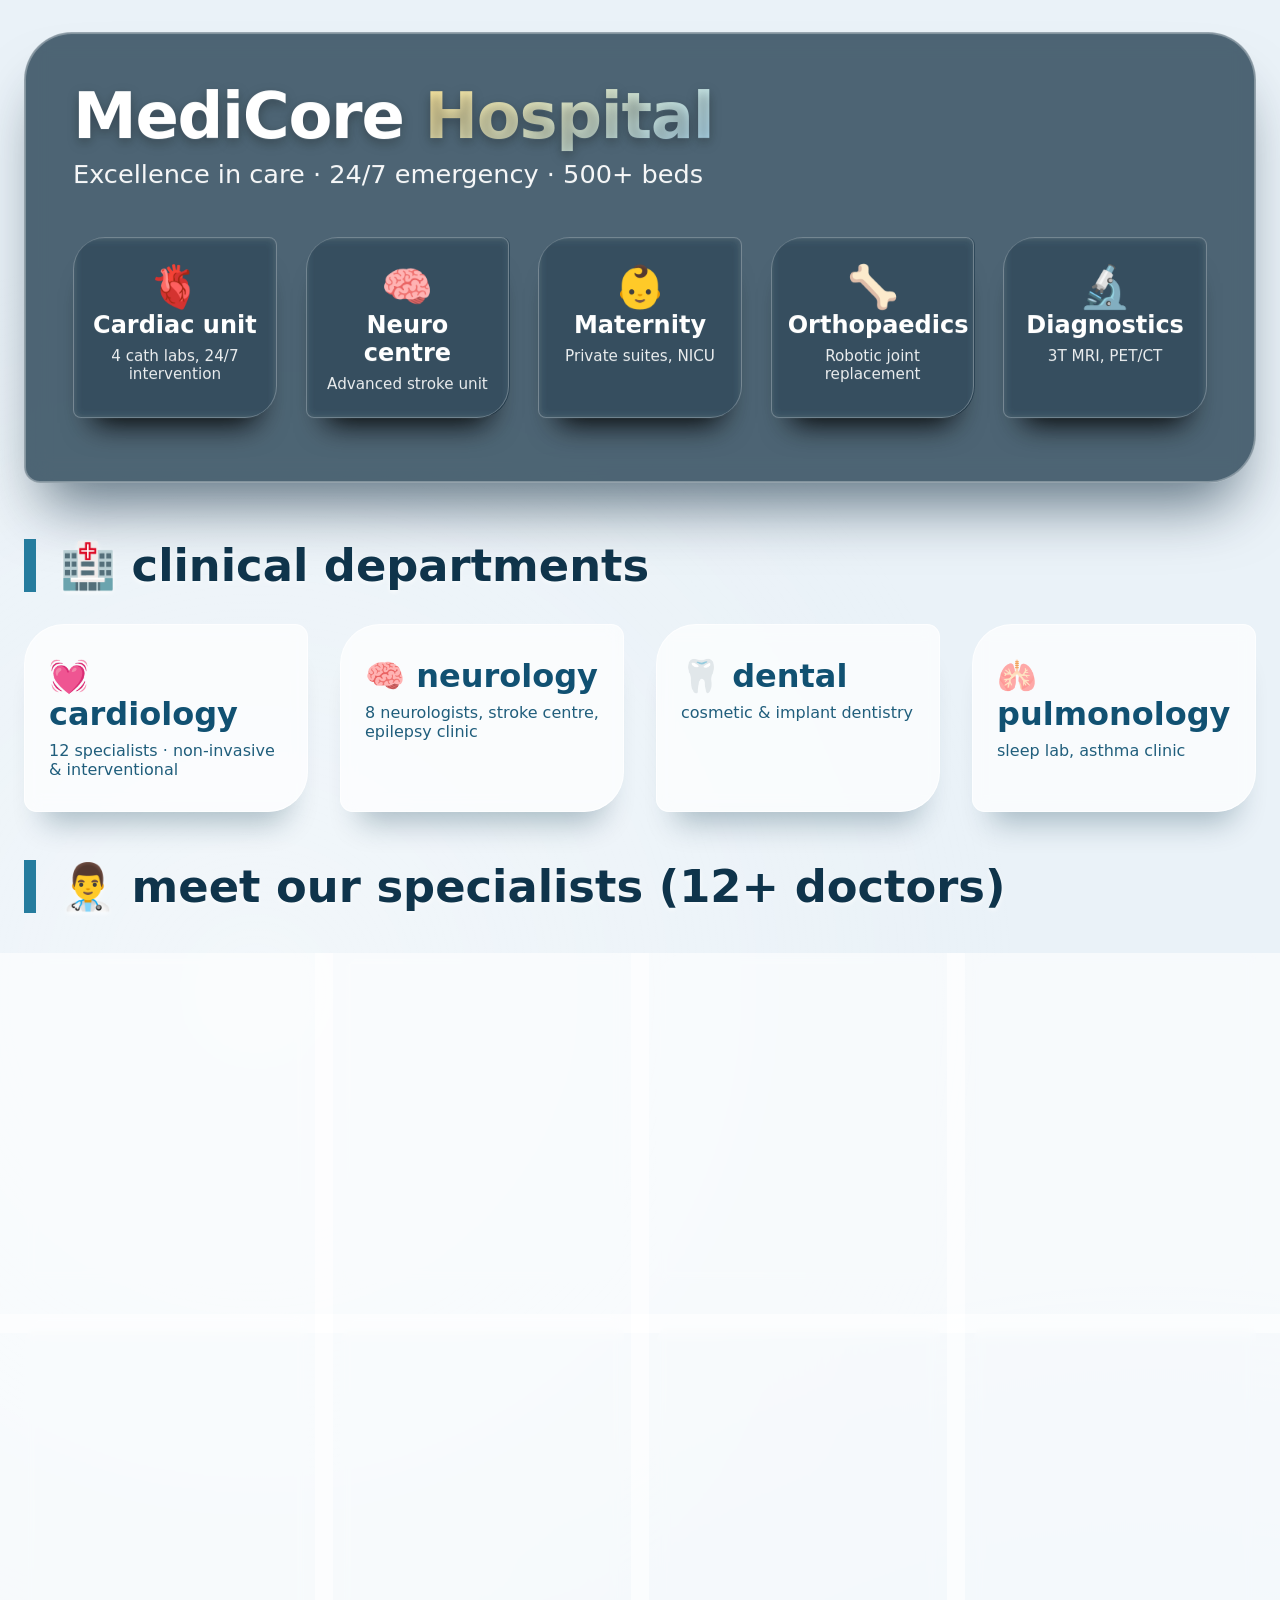
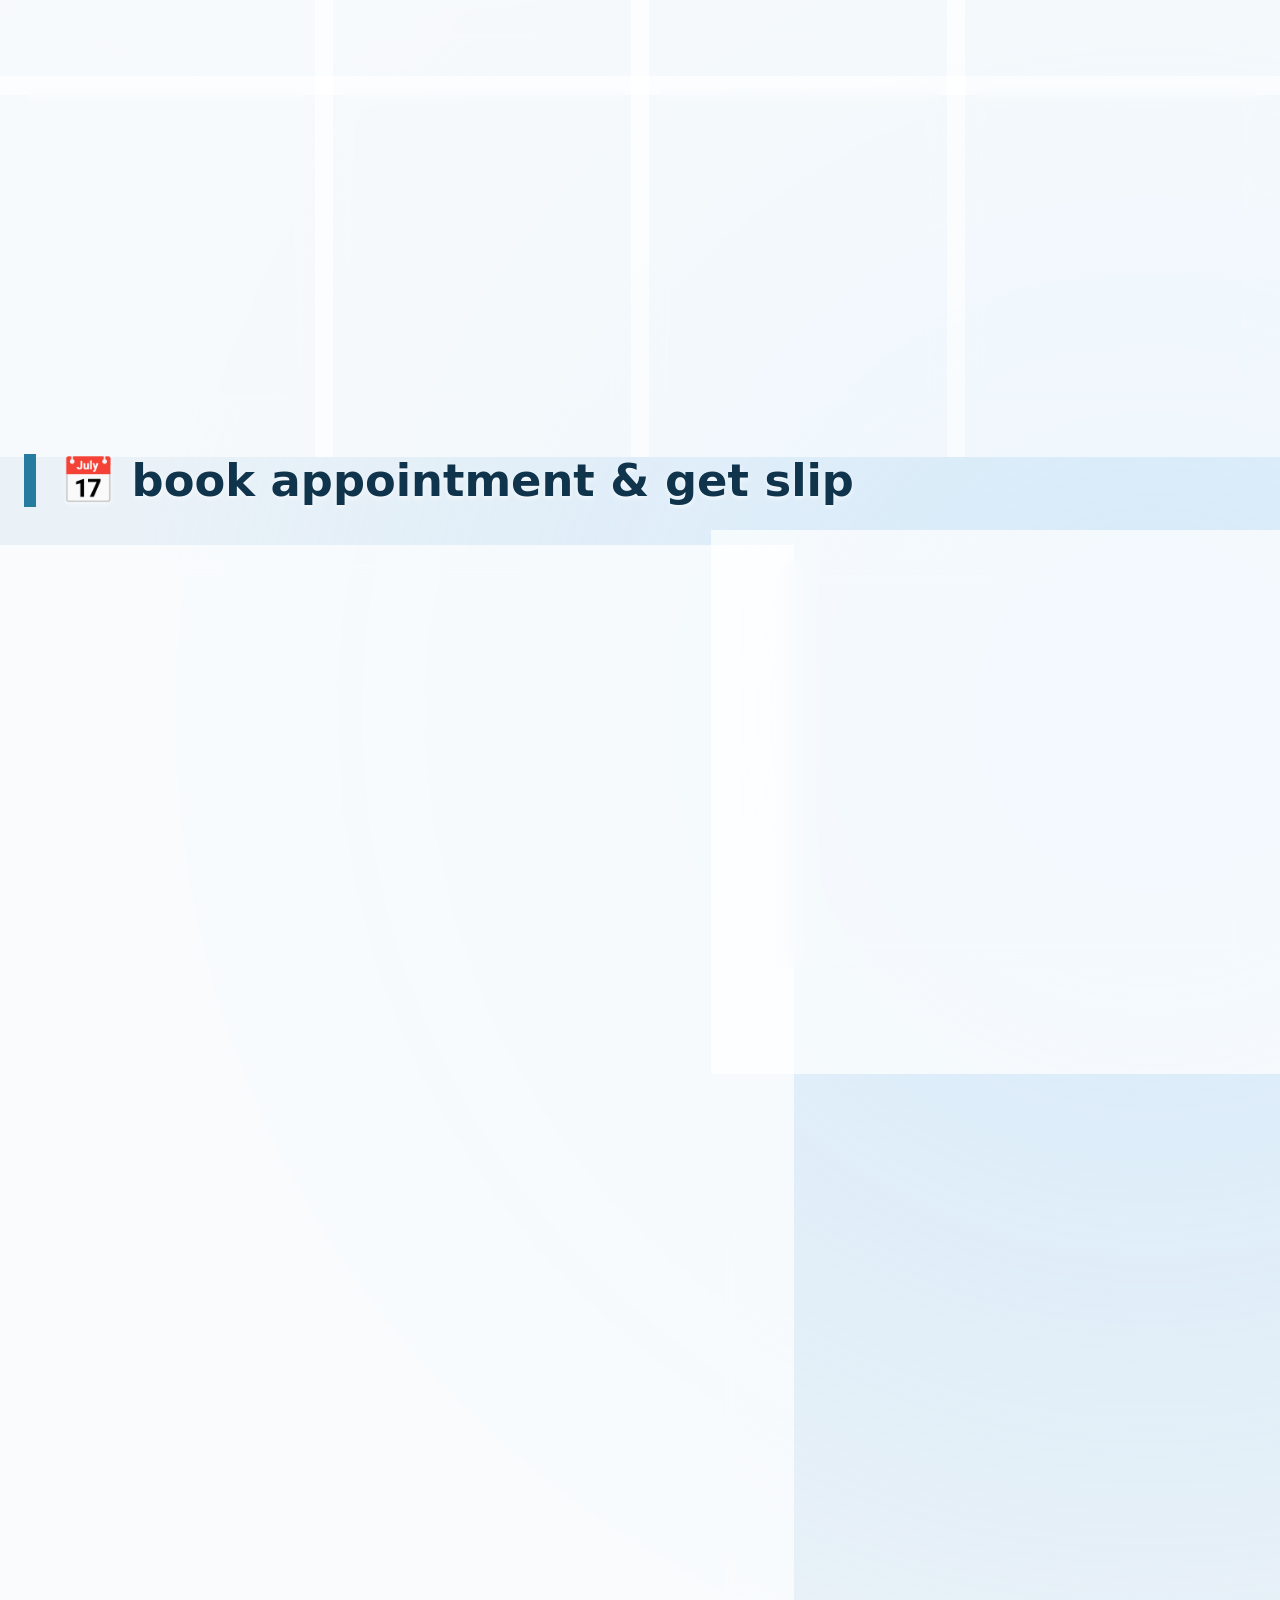
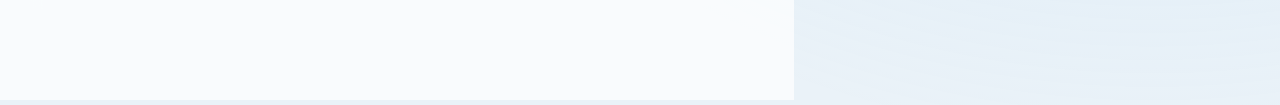
<file: index.html>
<!DOCTYPE html>
<html lang="en">
<head>
  <meta charset="UTF-8">
  <meta name="viewport" content="width=device-width, initial-scale=1.0">
  <title>MediCore Hospital • 3D doctors & appointment slip</title>

  <link rel="stylesheet" href="style.css">
</head>
<body>

<div class="bg-depth"></div>

<div class="hospital">

  <!-- BIG HOSPITAL FACILITY SECTION -->
  <div class="facility-hero">
    <div class="hero-title">
      MediCore <span>Hospital</span>
    </div>

    <div style="font-size:1.6rem; margin-top:0.5rem; opacity:0.95;">
      Excellence in care · 24/7 emergency · 500+ beds
    </div>

    <div class="facility-grid">

      <div class="facility-card">
        <span class="icon">🫀</span>
        <h3>Cardiac unit</h3>
        <p>4 cath labs, 24/7 intervention</p>
      </div>

      <div class="facility-card">
        <span class="icon">🧠</span>
        <h3>Neuro centre</h3>
        <p>Advanced stroke unit</p>
      </div>

      <div class="facility-card">
        <span class="icon">👶</span>
        <h3>Maternity</h3>
        <p>Private suites, NICU</p>
      </div>

      <div class="facility-card">
        <span class="icon">🦴</span>
        <h3>Orthopaedics</h3>
        <p>Robotic joint replacement</p>
      </div>

      <div class="facility-card">
        <span class="icon">🔬</span>
        <h3>Diagnostics</h3>
        <p>3T MRI, PET/CT</p>
      </div>

    </div>
  </div>

  <!-- DEPARTMENTS -->
  <div class="section-header">
    🏥 clinical departments
  </div>

  <div class="dept-grid">

    <div class="dept-card">
      <h3>💓 cardiology</h3>
      <p>12 specialists · non-invasive & interventional</p>
    </div>

    <div class="dept-card">
      <h3>🧠 neurology</h3>
      <p>8 neurologists, stroke centre, epilepsy clinic</p>
    </div>

    <div class="dept-card">
      <h3>🦷 dental</h3>
      <p>cosmetic & implant dentistry</p>
    </div>

    <div class="dept-card">
      <h3>🫁 pulmonology</h3>
      <p>sleep lab, asthma clinic</p>
    </div>

  </div>

  <!-- DOCTORS SECTION -->
  <div class="section-header">
    👨‍⚕️ meet our specialists (12+ doctors)
  </div>

  <div class="doctors-grid" id="doctorsGrid">
    <!-- Filled by JavaScript -->
  </div>

  <!-- BOOK APPOINTMENT -->
  <div class="section-header">
    📅 book appointment & get slip
  </div>

  <div class="booking-slip-wrapper">

    <!-- LEFT SIDE FORM -->
    <div class="booking-panel">

      <h2>📋 patient & slot details</h2>

      <div class="form-group">
        <label>Full name</label>
        <input
          type="text"
          id="patientName"
          placeholder="e.g. David Chen"
          value="David Chen">
      </div>

      <div class="form-group">
        <label>Email</label>
        <input
          type="email"
          id="patientEmail"
          placeholder="david@example.com"
          value="david.c@example.com">
      </div>

      <div class="form-group">
        <label>Select doctor</label>
        <select id="doctorSelect">
        </select>
      </div>

      <div class="form-group">
        <label>Preferred date</label>
        <input
          type="date"
          id="appDate"
          value="2026-03-23">
      </div>

      <div>
        <label style="margin-bottom:0.8rem;">
          ⏳ choose time slot (click)
        </label>
      </div>

      <div class="time-slots" id="timeSlotsContainer">
      </div>

      <div class="form-group">
        <label>Reason (optional)</label>
        <textarea
          id="reason"
          rows="2">routine follow-up</textarea>
      </div>

      <button
        class="btn-book"
        id="bookAppointmentBtn">
        ✨ confirm booking & generate slip
      </button>

      <div id="liveMessage" class="real-time-msg">
        ⚡ select time slot to enable booking
      </div>

    </div>

    <!-- RIGHT SIDE BOOKING SLIP -->
    <div class="slip-card" id="slipCard">

      <div class="slip-header">
        🧾 booking slip
      </div>

      <div class="slip-detail" id="slipContent">

        <p>
          <span class="label">Patient</span>
          <span id="slipName">David Chen</span>
        </p>

        <p>
          <span class="label">Doctor</span>
          <span id="slipDoctor">
            Dr. Elena Voss (Cardio)
          </span>
        </p>

        <p>
          <span class="label">Date</span>
          <span id="slipDate">2026-03-23</span>
        </p>

        <p>
          <span class="label">Time</span>
          <span id="slipTime">—</span>
        </p>

        <p>
          <span class="label">Reason</span>
          <span id="slipReason">
            routine follow-up
          </span>
        </p>

        <p>
          <span class="label">Booking ID</span>
          <span id="slipID">
            MC-5421-26
          </span>
        </p>

      </div>

      <div class="slip-footer">
        ✅ confirmed · e-mail sent
      </div>

    </div>

  </div>

</div>

<script src="script.js"></script>

</body>
</html>
</file>
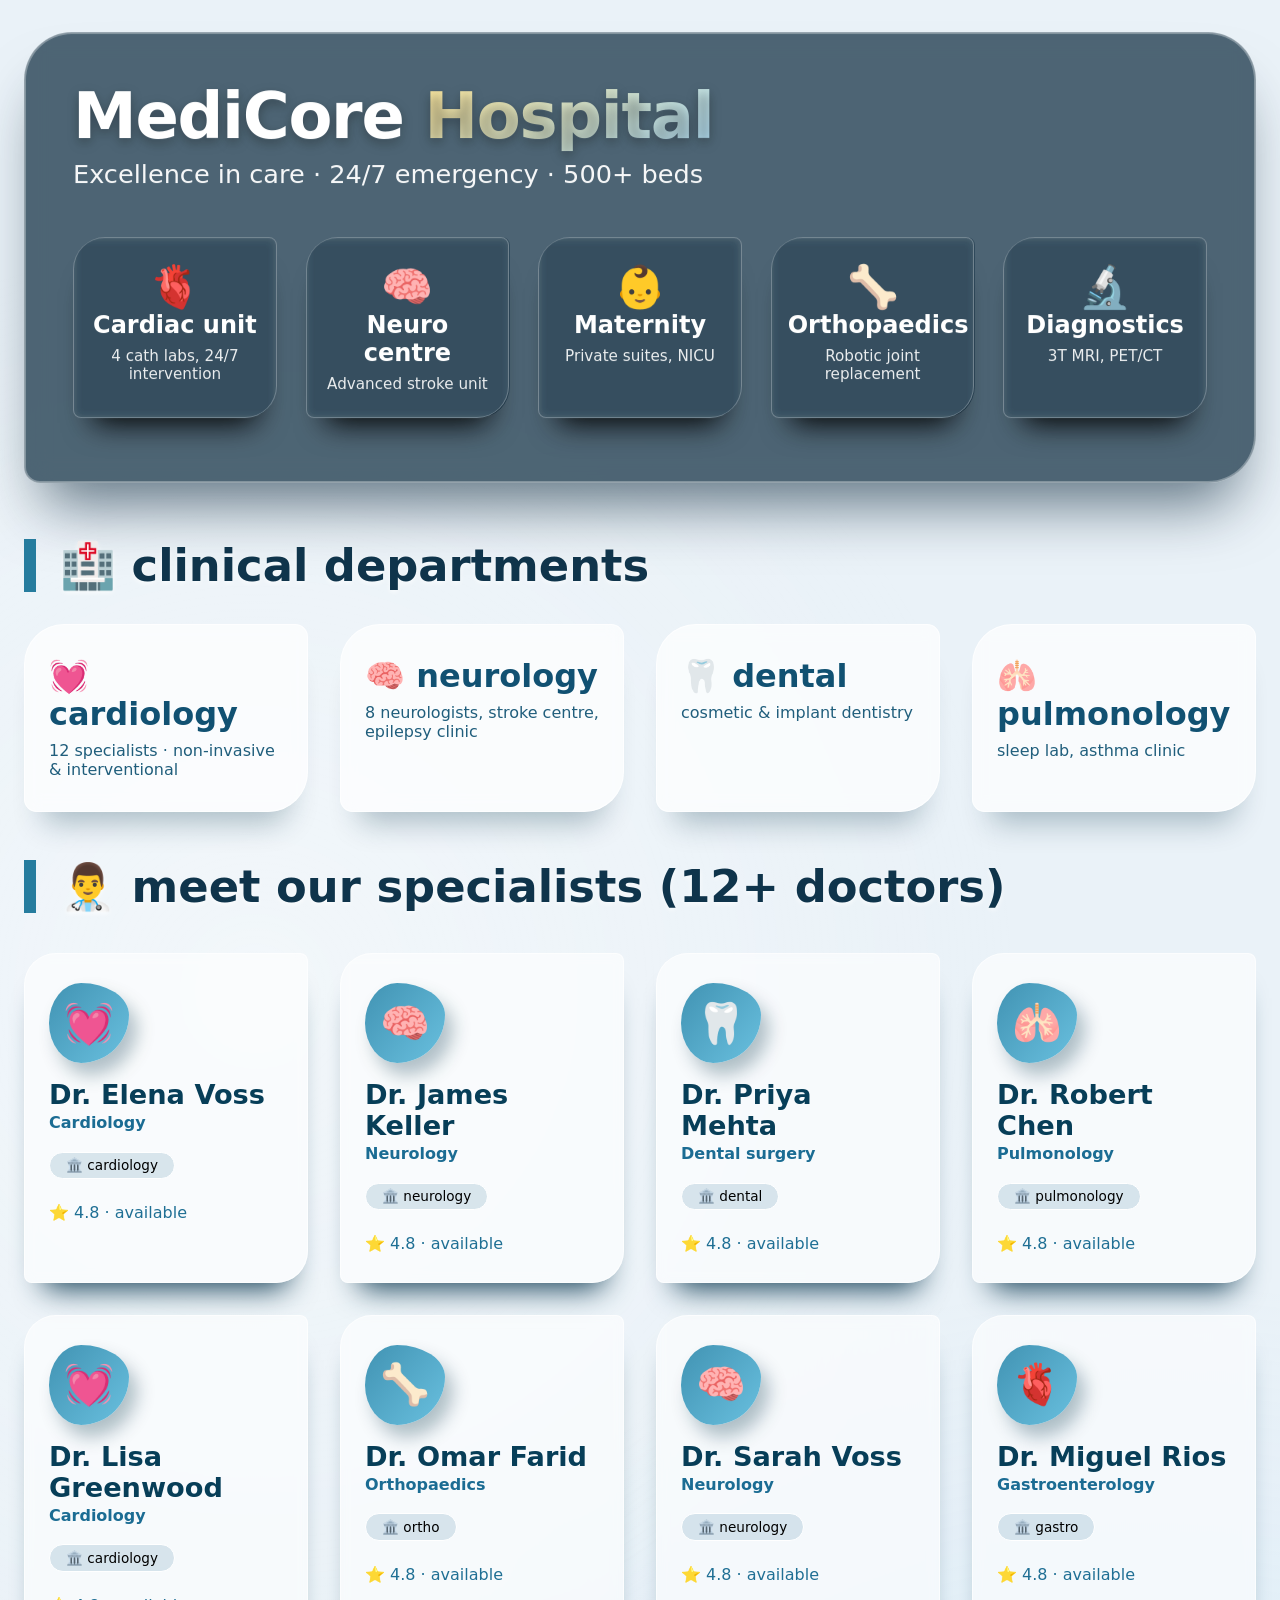
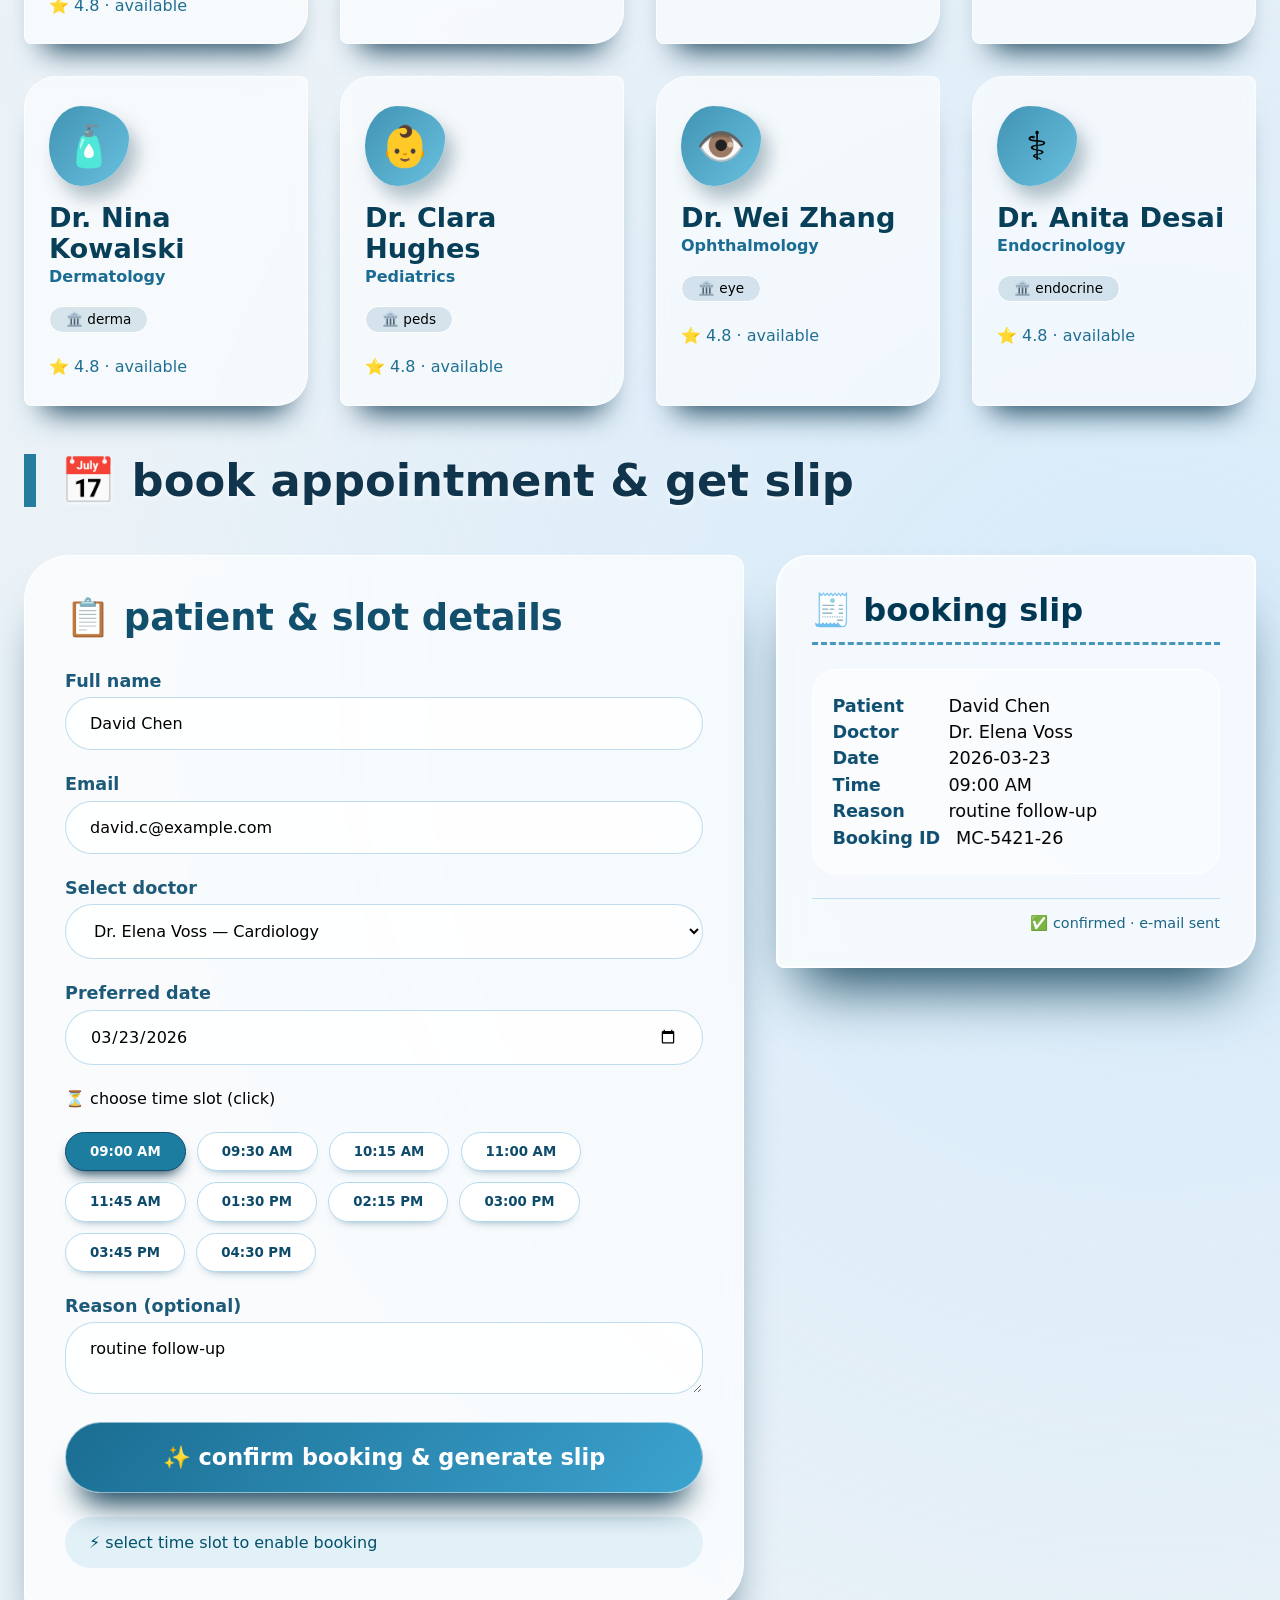
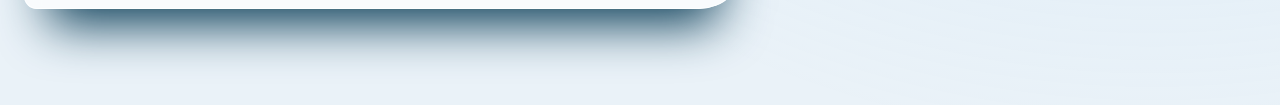
<file: DeepSeek.html>
<!DOCTYPE html>
<html lang="en">
<head>
  <meta charset="UTF-8">
  <meta name="viewport" content="width=device-width, initial-scale=1.0">
  <title>MediCore Hospital • 3D doctors & appointment slip</title>

  <link rel="stylesheet" href="style.css">
</head>
<body>

<div class="bg-depth"></div>

<div class="hospital">

  <!-- BIG HOSPITAL FACILITY SECTION -->
  <div class="facility-hero">
    <div class="hero-title">
      MediCore <span>Hospital</span>
    </div>

    <div style="font-size:1.6rem; margin-top:0.5rem; opacity:0.95;">
      Excellence in care · 24/7 emergency · 500+ beds
    </div>

    <div class="facility-grid">

      <div class="facility-card">
        <span class="icon">🫀</span>
        <h3>Cardiac unit</h3>
        <p>4 cath labs, 24/7 intervention</p>
      </div>

      <div class="facility-card">
        <span class="icon">🧠</span>
        <h3>Neuro centre</h3>
        <p>Advanced stroke unit</p>
      </div>

      <div class="facility-card">
        <span class="icon">👶</span>
        <h3>Maternity</h3>
        <p>Private suites, NICU</p>
      </div>

      <div class="facility-card">
        <span class="icon">🦴</span>
        <h3>Orthopaedics</h3>
        <p>Robotic joint replacement</p>
      </div>

      <div class="facility-card">
        <span class="icon">🔬</span>
        <h3>Diagnostics</h3>
        <p>3T MRI, PET/CT</p>
      </div>

    </div>
  </div>

  <!-- DEPARTMENTS -->
  <div class="section-header">
    🏥 clinical departments
  </div>

  <div class="dept-grid">

    <div class="dept-card">
      <h3>💓 cardiology</h3>
      <p>12 specialists · non-invasive & interventional</p>
    </div>

    <div class="dept-card">
      <h3>🧠 neurology</h3>
      <p>8 neurologists, stroke centre, epilepsy clinic</p>
    </div>

    <div class="dept-card">
      <h3>🦷 dental</h3>
      <p>cosmetic & implant dentistry</p>
    </div>

    <div class="dept-card">
      <h3>🫁 pulmonology</h3>
      <p>sleep lab, asthma clinic</p>
    </div>

  </div>

  <!-- DOCTORS SECTION -->
  <div class="section-header">
    👨‍⚕️ meet our specialists (12+ doctors)
  </div>

  <div class="doctors-grid" id="doctorsGrid">
    <!-- Filled by JavaScript -->
  </div>

  <!-- BOOK APPOINTMENT -->
  <div class="section-header">
    📅 book appointment & get slip
  </div>

  <div class="booking-slip-wrapper">

    <!-- LEFT SIDE FORM -->
    <div class="booking-panel">

      <h2>📋 patient & slot details</h2>

      <div class="form-group">
        <label>Full name</label>
        <input
          type="text"
          id="patientName"
          placeholder="e.g. David Chen"
          value="David Chen">
      </div>

      <div class="form-group">
        <label>Email</label>
        <input
          type="email"
          id="patientEmail"
          placeholder="david@example.com"
          value="david.c@example.com">
      </div>

      <div class="form-group">
        <label>Select doctor</label>
        <select id="doctorSelect">
        </select>
      </div>

      <div class="form-group">
        <label>Preferred date</label>
        <input
          type="date"
          id="appDate"
          value="2026-03-23">
      </div>

      <div>
        <label style="margin-bottom:0.8rem;">
          ⏳ choose time slot (click)
        </label>
      </div>

      <div class="time-slots" id="timeSlotsContainer">
      </div>

      <div class="form-group">
        <label>Reason (optional)</label>
        <textarea
          id="reason"
          rows="2">routine follow-up</textarea>
      </div>

      <button
        class="btn-book"
        id="bookAppointmentBtn">
        ✨ confirm booking & generate slip
      </button>

      <div id="liveMessage" class="real-time-msg">
        ⚡ select time slot to enable booking
      </div>

    </div>

    <!-- RIGHT SIDE BOOKING SLIP -->
    <div class="slip-card" id="slipCard">

      <div class="slip-header">
        🧾 booking slip
      </div>

      <div class="slip-detail" id="slipContent">

        <p>
          <span class="label">Patient</span>
          <span id="slipName">David Chen</span>
        </p>

        <p>
          <span class="label">Doctor</span>
          <span id="slipDoctor">
            Dr. Elena Voss (Cardio)
          </span>
        </p>

        <p>
          <span class="label">Date</span>
          <span id="slipDate">2026-03-23</span>
        </p>

        <p>
          <span class="label">Time</span>
          <span id="slipTime">—</span>
        </p>

        <p>
          <span class="label">Reason</span>
          <span id="slipReason">
            routine follow-up
          </span>
        </p>

        <p>
          <span class="label">Booking ID</span>
          <span id="slipID">
            MC-5421-26
          </span>
        </p>

      </div>

      <div class="slip-footer">
        ✅ confirmed · e-mail sent
      </div>

    </div>

  </div>

</div>

<script src="script.js"></script>

</body>
</html>
</file>
<file: style.css>
* {
  margin: 0;
  padding: 0;
  box-sizing: border-box;
  font-family: 'Inter', system-ui, -apple-system,
    BlinkMacSystemFont, 'Segoe UI', Roboto, sans-serif;
}

body {
  background: #eaf2f8;
  perspective: 1800px;
  overflow-x: hidden;
}

/* floating background depth */
.bg-depth {
  position: fixed;
  width: 100%;
  height: 100%;
  background:
    radial-gradient(
      circle at 20% 30%,
      rgba(255,255,255,0.4) 0%,
      transparent 30%
    ),
    radial-gradient(
      circle at 90% 70%,
      rgba(165,216,255,0.3) 0%,
      transparent 40%
    );
  z-index: -2;
  pointer-events: none;
}

/* main container */
.hospital {
  max-width: 1400px;
  margin: 0 auto;
  padding: 2rem 1.5rem;
}

/* HERO SECTION */
.facility-hero {
  background: rgba(10,40,60,0.7);
  backdrop-filter: blur(12px);
  -webkit-backdrop-filter: blur(12px);
  border-radius: 3rem 3rem 3rem 1rem;
  padding: 3rem;
  margin-bottom: 3.5rem;
  border: 1px solid rgba(255,255,255,0.4);
  box-shadow:
    0 40px 60px -20px rgba(0,30,50,0.6),
    0 0 0 1px rgba(255,255,255,0.3) inset;
  transform: translateZ(25px) rotateX(0.7deg);
  transition: transform 0.3s ease;
  color: white;
}

.facility-hero:hover {
  transform: translateZ(35px)
             rotateX(0.4deg)
             rotateY(0.2deg);
  box-shadow: 0 50px 80px -15px #022b40;
}

.hero-title {
  font-size: 4rem;
  font-weight: 700;
  letter-spacing: -0.02em;
  line-height: 1.1;
  text-shadow: 0 4px 12px rgba(0,0,0,0.3);
}

.hero-title span {
  background: linear-gradient(
    145deg,
    #ffe89c,
    #b3e4ff
  );
  -webkit-background-clip: text;
  -webkit-text-fill-color: transparent;
  background-clip: text;
}

.facility-grid {
  display: grid;
  grid-template-columns:
    repeat(auto-fit, minmax(200px, 1fr));
  gap: 1.8rem;
  margin: 3rem 0 1rem;
}

.facility-card {
  background: rgba(255,255,255,0.1);
  backdrop-filter: blur(5px);
  border-radius: 2rem 0.5rem 2rem 0.5rem;
  padding: 1.5rem 1rem;
  border: 1px solid rgba(255,255,255,0.25);
  box-shadow: 0 25px 30px -20px black;
  transform: translateZ(10px);
  transition: all 0.25s;
  text-align: center;
}

.facility-card:hover {
  transform: translateZ(30px) scale(1.03);
  background: rgba(255,255,255,0.2);
  border-color: white;
}

.facility-card .icon {
  font-size: 2.6rem;
  margin-bottom: 0.8rem;
}

.facility-card h3 {
  font-size: 1.5rem;
  font-weight: 600;
  margin-bottom: 0.5rem;
}

.facility-card p {
  opacity: 0.9;
  font-size: 0.95rem;
}

/* SECTION HEADERS */
.section-header {
  font-size: 2.8rem;
  font-weight: 700;
  color: #0f344b;
  margin: 3rem 0 2rem;
  padding-left: 1.5rem;
  border-left: 12px solid #267c9e;
  text-shadow: 0 2px 5px rgba(255,255,255,0.7);
  transform: translateZ(15px);
}

/* DEPARTMENT CARDS */
.dept-grid {
  display: grid;
  grid-template-columns:
    repeat(auto-fit, minmax(250px, 1fr));
  gap: 2rem;
  margin: 2rem 0;
}

.dept-card {
  background: rgba(255,255,255,0.7);
  backdrop-filter: blur(8px);
  border-radius: 2.5rem 0.8rem 2.5rem 0.8rem;
  padding: 2rem 1.5rem;
  border: 1px solid rgba(255,255,255,0.7);
  box-shadow:
    0 30px 30px -20px rgba(0,50,70,0.3);
  transition:
    transform 0.3s cubic-bezier(
      0.15,0.9,0.3,1.1
    ),
    box-shadow 0.3s;
  transform-style: preserve-3d;
  transform: translateZ(5px) rotateX(0deg);
}

.dept-card:hover {
  transform:
    translateZ(30px)
    rotateX(1deg)
    rotateY(-1deg);

  box-shadow:
    0 45px 50px -25px #145a7a,
    0 0 0 1px white inset;

  background: rgba(255,255,255,0.85);
}

.dept-card h3 {
  font-size: 2rem;
  color: #115172;
  margin-bottom: 0.5rem;
}

.dept-card p {
  color: #205e7c;
}

/* ===== DOCTORS GRID ===== */

.doctors-grid {
  display: grid;
  grid-template-columns:
    repeat(auto-fill, minmax(280px, 1fr));
  gap: 2rem;
  margin: 2.5rem 0;
}

.doctor-card {
  background: rgba(255,255,255,0.6);
  backdrop-filter: blur(6px);
  border-radius: 2rem 0.5rem 2rem 0.5rem;
  padding: 1.8rem 1.5rem;
  border: 1px solid rgba(255,255,255,0.6);
  box-shadow: 0 25px 30px -20px #113d55;
  transition: all 0.25s;
  transform-style: preserve-3d;
  transform: translateZ(5px);
  display: flex;
  flex-direction: column;
}

.doctor-card:hover {
  transform:
    translateZ(30px)
    rotateX(0.5deg)
    rotateY(-0.8deg);

  background: rgba(255,255,255,0.85);

  box-shadow:
    0 45px 50px -25px #0e4b6b,
    0 0 0 2px rgba(255,255,255,0.8) inset;
}

.doc-avatar {
  width: 80px;
  height: 80px;
  border-radius:
    40% 60% 60% 40% /
    50% 40% 60% 50%;

  background:
    linear-gradient(
      130deg,
      #4193b3,
      #69c0df
    );

  display: flex;
  align-items: center;
  justify-content: center;
  font-size: 2.5rem;
  margin-bottom: 1rem;

  box-shadow:
    8px 12px 18px
    rgba(0,50,70,0.3);
}

.doctor-card h4 {
  font-size: 1.7rem;
  color: #073e58;
  margin-bottom: 0.2rem;
}

.doctor-card .specialty {
  font-weight: 600;
  color: #1b6c93;
  margin-bottom: 0.5rem;
}

.doctor-card .dept-tag {
  background:
    rgba(30,100,140,0.15);

  align-self: flex-start;

  padding: 0.3rem 1rem;
  border-radius: 40px;
  font-size: 0.85rem;
  margin: 0.7rem 0;

  border: 1px solid white;
}

/* ===== BOOKING SECTION ===== */

.booking-slip-wrapper {
  display: grid;
  grid-template-columns: 1.5fr 1fr;
  gap: 2rem;
  margin: 3rem 0 4rem;
}

.booking-panel {
  background: rgba(255,255,255,0.7);
  backdrop-filter: blur(8px);

  border-radius:
    2.8rem 0.8rem
    2.8rem 0.8rem;

  padding: 2.5rem;

  box-shadow:
    0 40px 50px -25px #0a3d57;

  border:
    1px solid rgba(255,255,255,0.8);

  transform: translateZ(20px);
  transition: transform 0.2s;
}

.booking-panel:hover {
  transform: translateZ(35px);
}

.booking-panel h2 {
  font-size: 2.3rem;
  color: #114f6d;
  margin-bottom: 2rem;
}

.form-group {
  margin-bottom: 1.5rem;
}

.form-group label {
  font-weight: 600;
  color: #1d5978;
  display: block;
  margin-bottom: 0.4rem;
  font-size: 1.1rem;
}

.form-group input,
.form-group select,
.form-group textarea {
  width: 100%;

  padding: 1rem 1.5rem;

  background:
    rgba(255,255,255,0.8);

  border:
    1px solid rgba(100,170,210,0.4);

  border-radius: 60px;
  font-size: 1rem;
  outline: none;

  transition: 0.2s;
}

.form-group input:focus,
.form-group select:focus,
.form-group textarea:focus {

  border-color: #1f8bbb;

  box-shadow:
    0 0 0 4px
    rgba(35,140,200,0.2);

  background: white;
}

textarea {
  border-radius: 30px !important;
  resize: vertical;
}

/* ===== TIME SLOT BUTTONS ===== */

.time-slots {
  display: flex;
  flex-wrap: wrap;
  gap: 0.7rem;
  margin: 1.5rem 0;
}

.slot-btn {
  background: white;
  border: 1px solid #b3d9f0;
  border-radius: 60px;
  padding: 0.7rem 1.5rem;

  font-weight: 600;
  color: #0e4b6b;

  cursor: pointer;
  transition: all 0.15s;

  box-shadow:
    0 6px 12px -10px #0e4b6b;
}

.slot-btn:hover {
  background: #c5e5ff;

  transform:
    translateY(-2px)
    scale(1.02);

  box-shadow:
    0 15px 18px -12px #1b6485;
}

.slot-btn.selected {
  background: #1c7da0;
  color: white;
  border-color: #0e4b6b;

  box-shadow:
    0 8px 14px -6px #063047;
}

/* ===== BOOK BUTTON ===== */

.btn-book {
  background:
    linear-gradient(
      130deg,
      #1a6d92,
      #3ca3cf
    );

  border: none;
  border-radius: 60px;

  padding: 1.3rem 2rem;

  font-size: 1.4rem;
  font-weight: 700;

  color: white;
  width: 100%;

  cursor: pointer;

  transition: 0.2s;

  box-shadow:
    0 25px 30px -15px #0a384f;

  border:
    1px solid rgba(255,255,255,0.5);
}

.btn-book:hover {
  transform:
    translateY(-4px)
    scale(1.01);

  background:
    linear-gradient(
      130deg,
      #2182ad,
      #4cb6e5
    );

  box-shadow:
    0 35px 40px -18px #0c3b50;
}

/* ===== BOOKING SLIP ===== */

.slip-card {
  background:
    rgba(255,255,255,0.7);

  backdrop-filter: blur(12px);

  border-radius:
    2rem 0.5rem
    2rem 0.5rem;

  padding: 2.2rem;

  border:
    1px solid rgba(255,255,255,0.8);

  box-shadow:
    0 40px 60px -25px #0f4157,
    0 0 0 1px white inset;

  transform:
    translateZ(25px)
    rotateY(0.5deg);

  transition: 0.3s;

  height: fit-content;
}

.slip-card:hover {
  transform:
    translateZ(45px)
    rotateY(1deg)
    rotateX(0.5deg);

  box-shadow:
    0 55px 70px -20px #0e3445;
}

.slip-header {
  font-size: 2rem;
  font-weight: 700;
  color: #003753;

  border-bottom:
    3px dashed #4896b9;

  padding-bottom: 0.8rem;
  margin-bottom: 1.5rem;
}

.slip-detail {
  background:
    rgba(255,255,255,0.5);

  border-radius: 1.5rem;

  padding: 1.2rem;
  margin-bottom: 1rem;

  border: 1px solid white;
}

.slip-detail p {
  font-size: 1.1rem;
  margin: 0.4rem 0;

  display: flex;
  gap: 1rem;
}

.slip-detail .label {
  font-weight: 600;
  color: #0f4e6f;
  min-width: 100px;
}

.slip-footer {
  font-size: 0.9rem;
  color: #1b6585;

  text-align: right;
  margin-top: 1.5rem;

  border-top:
    1px solid #bee0f0;

  padding-top: 1rem;
}

/* ===== GLOBAL BUTTONS ===== */

button,
.slot-btn,
.btn-book {
  cursor: pointer;
  transition: all 0.2s;
}

/* ===== REAL TIME MESSAGE ===== */

.real-time-msg {
  background: #e2f0f7;

  border-radius: 60px;

  padding: 1rem 1.5rem;

  margin: 1.5rem 0 0;

  font-weight: 500;
  color: #03526b;
}

/* ===== RESPONSIVE ===== */

@media (max-width: 900px) {

  .booking-slip-wrapper {
    grid-template-columns: 1fr;
  }

  .hero-title {
    font-size: 2.8rem;
  }
}
</file>
